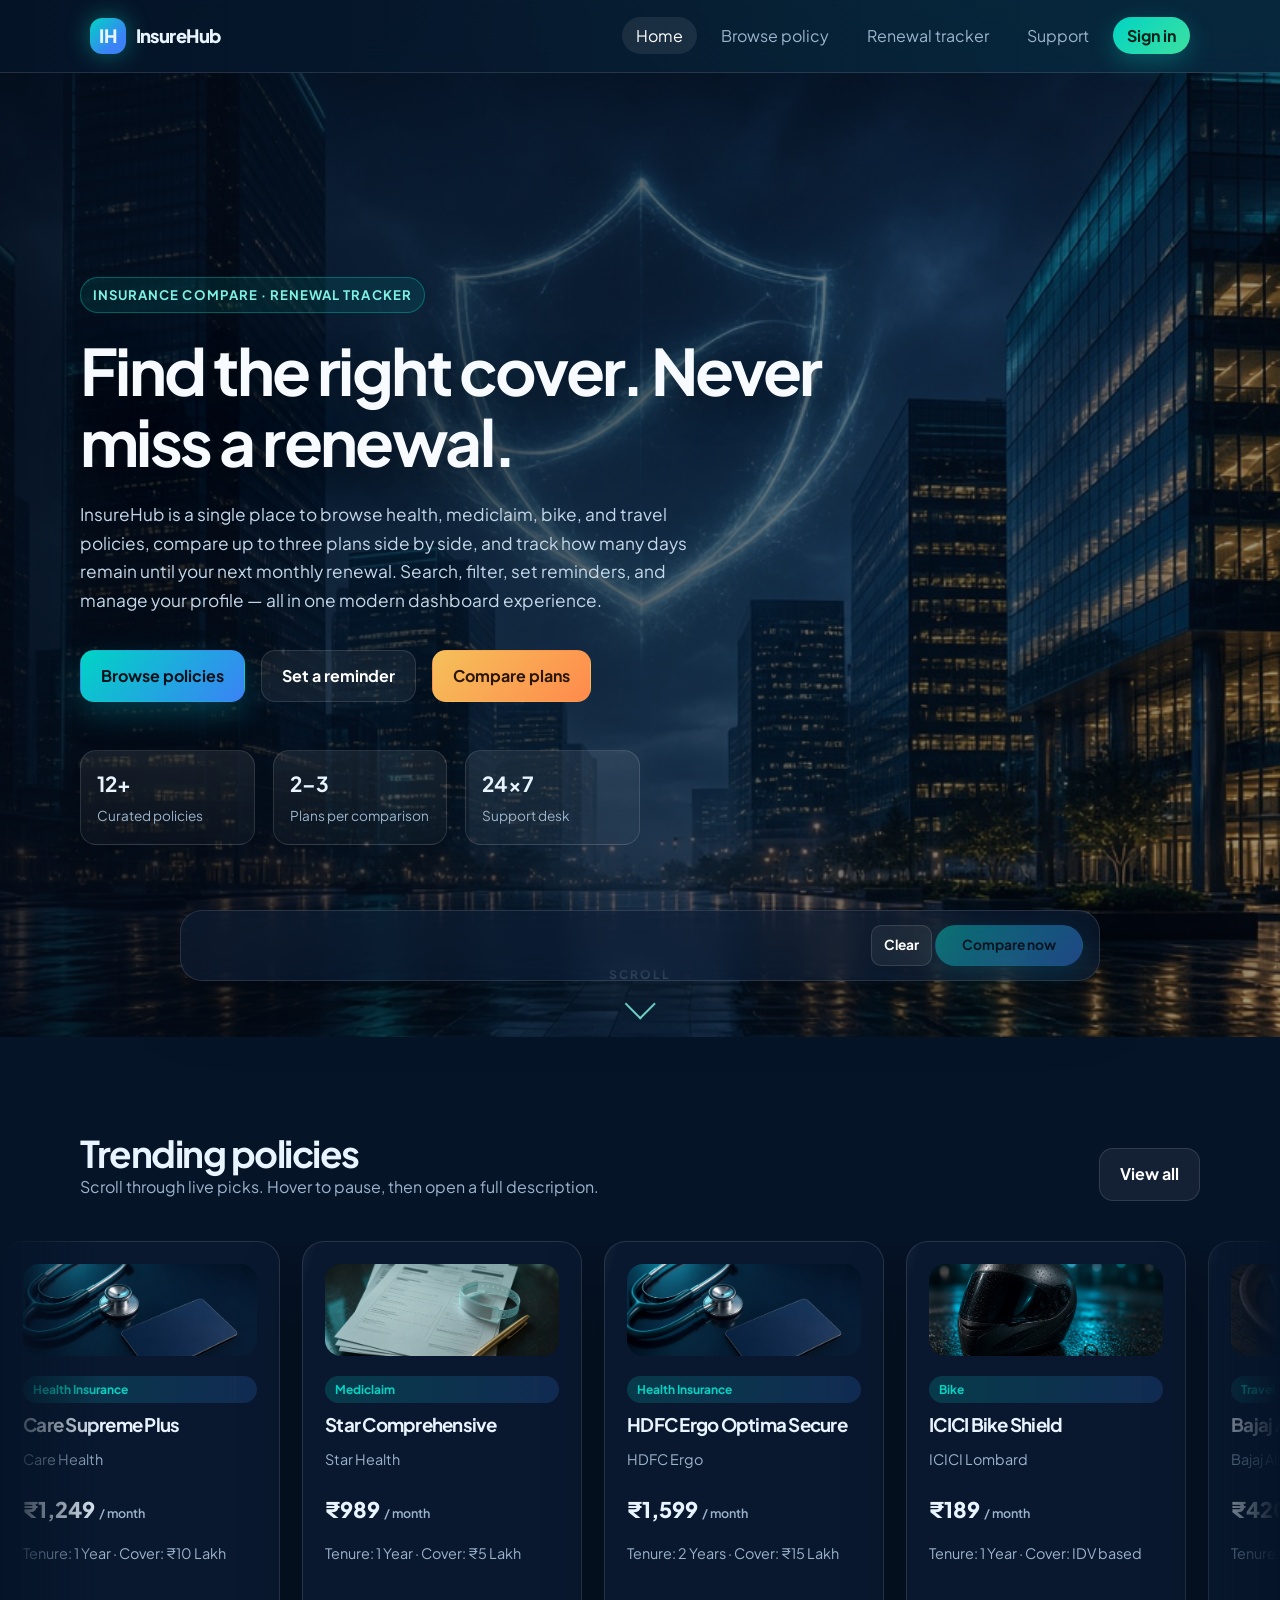
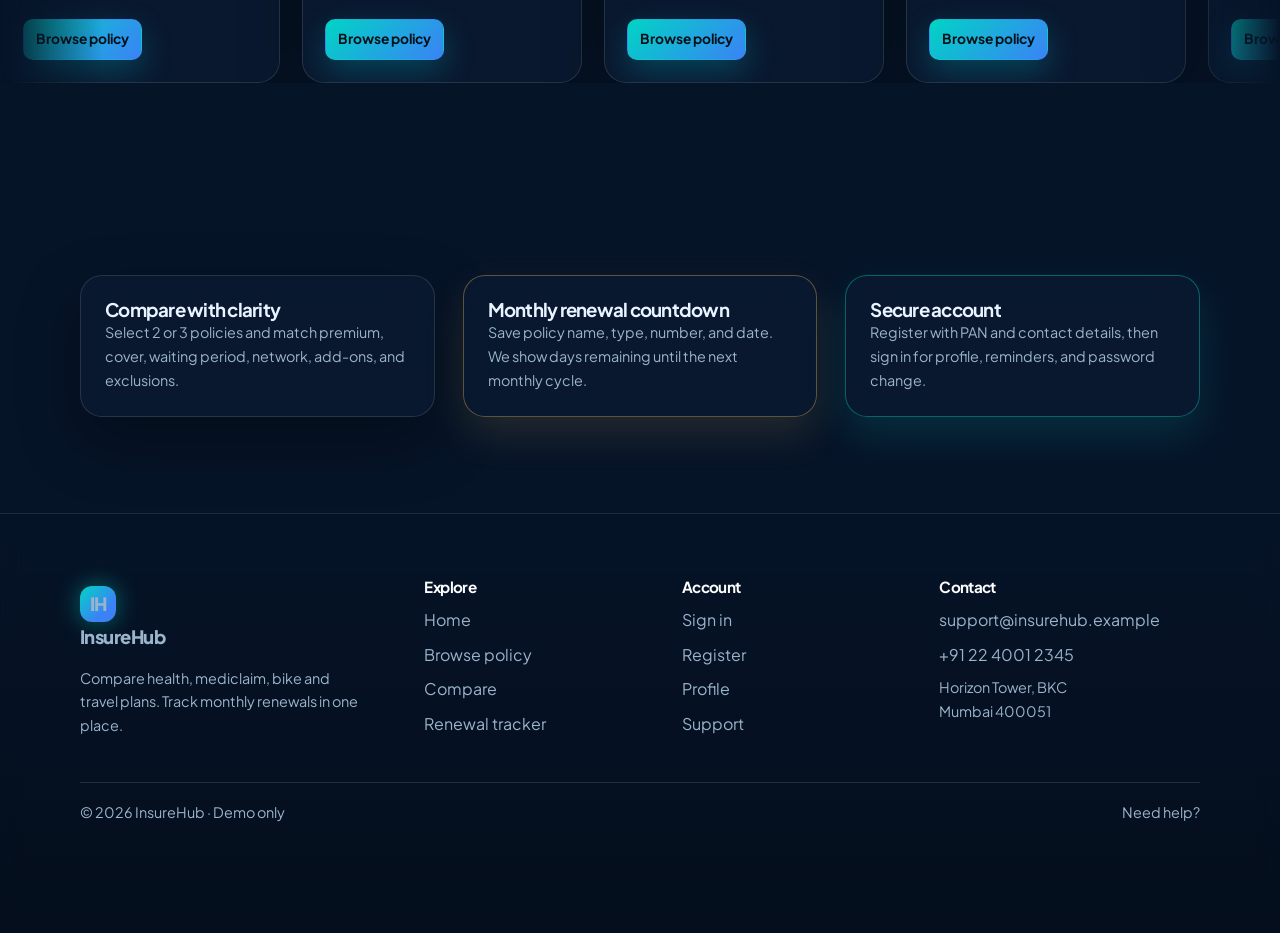
<file: insurehub/index.html>
<!DOCTYPE html>
<html lang="en">
  <head>
    <meta charset="UTF-8" />
    <meta name="viewport" content="width=device-width, initial-scale=1.0" />
    <title>InsureHub · Compare & Renewal Tracker</title>
    <link rel="preconnect" href="https://fonts.googleapis.com" />
    <link rel="preconnect" href="https://fonts.gstatic.com" crossorigin />
    <link href="https://fonts.googleapis.com/css2?family=Plus+Jakarta+Sans:wght@400;600;700;800&display=swap" rel="stylesheet" />
    <link rel="stylesheet" href="css/style.css" />
  </head>
  <body>
    <div class="page-bg"></div>
    <header class="nav">
      <a class="logo" href="index.html"><span class="logo-mark">IH</span> InsureHub</a>
      <button class="menu-btn" id="menuBtn" aria-label="Open menu">☰</button>
      <ul class="nav-links" id="navLinks">
        <li><a data-page href="index.html">Home</a></li>
        <li><a data-page href="browse.html">Browse policy</a></li>
        <li><a data-page href="renewal.html">Renewal tracker</a></li>
        <li><a data-page href="support.html">Support</a></li>
        <li data-auth-slot></li>
      </ul>
    </header>

    <section class="hero">
      <div class="hero-media" aria-hidden="true"></div>
      <div class="hero-inner">
        <span class="eyebrow">Insurance compare · Renewal tracker</span>
        <h1>Find the right cover. Never miss a renewal.</h1>
        <p class="lead">
          InsureHub is a single place to browse health, mediclaim, bike, and travel policies,
          compare up to three plans side by side, and track how many days remain until your next
          monthly renewal. Search, filter, set reminders, and manage your profile — all in one
          modern dashboard experience.
        </p>
        <div class="hero-actions">
          <a class="btn btn-primary" href="browse.html">Browse policies</a>
          <a class="btn btn-ghost" href="renewal.html">Set a reminder</a>
          <a class="btn btn-gold" href="compare.html">Compare plans</a>
        </div>
        <div class="stats">
          <div class="stat"><b>12+</b><span>Curated policies</span></div>
          <div class="stat"><b>2–3</b><span>Plans per comparison</span></div>
          <div class="stat"><b>24×7</b><span>Support desk</span></div>
        </div>
      </div>
      <a class="scroll-down" href="#trending" aria-label="Scroll down">
        <span>Scroll</span>
        <span class="scroll-chevron"></span>
      </a>
    </section>

    <section id="trending">
      <div class="wrap">
        <div class="section-head">
          <div>
            <h2>Trending policies</h2>
            <p>Scroll through live picks. Hover to pause, then open a full description.</p>
          </div>
          <a class="btn btn-ghost" href="browse.html">View all</a>
        </div>
      </div>
      <div class="marquee-wrap">
        <div class="marquee" id="marqueeTrack"></div>
      </div>
    </section>

    <section>
      <div class="wrap grid">
        <article class="glass glass-float glass-shine" style="padding: 24px">
          <h3>Compare with clarity</h3>
          <p class="meta">Select 2 or 3 policies and match premium, cover, waiting period, network, add-ons, and exclusions.</p>
        </article>
        <article class="glass glass-gold glass-float glass-shine" style="padding: 24px; animation-delay: .4s">
          <h3>Monthly renewal countdown</h3>
          <p class="meta">Save policy name, type, number, and date. We show days remaining until the next monthly cycle.</p>
        </article>
        <article class="glass glass-teal glass-float glass-shine" style="padding: 24px; animation-delay: .8s">
          <h3>Secure account</h3>
          <p class="meta">Register with PAN and contact details, then sign in for profile, reminders, and password change.</p>
        </article>
      </div>
    </section>

    <footer class="footer">
      <span>© 2026 InsureHub</span>
      <a href="support.html">Need help?</a>
    </footer>

    <aside class="compare-tray glass" id="compareTray">
      <p id="compareTrayText"></p>
      <div>
        <button class="btn btn-ghost btn-sm" id="clearCompare">Clear</button>
        <button class="btn btn-primary btn-sm" id="goCompare">Compare now</button>
      </div>
    </aside>

    <script src="js/data.js"></script>
    <script src="js/main.js"></script>
  </body>
</html>
</file>
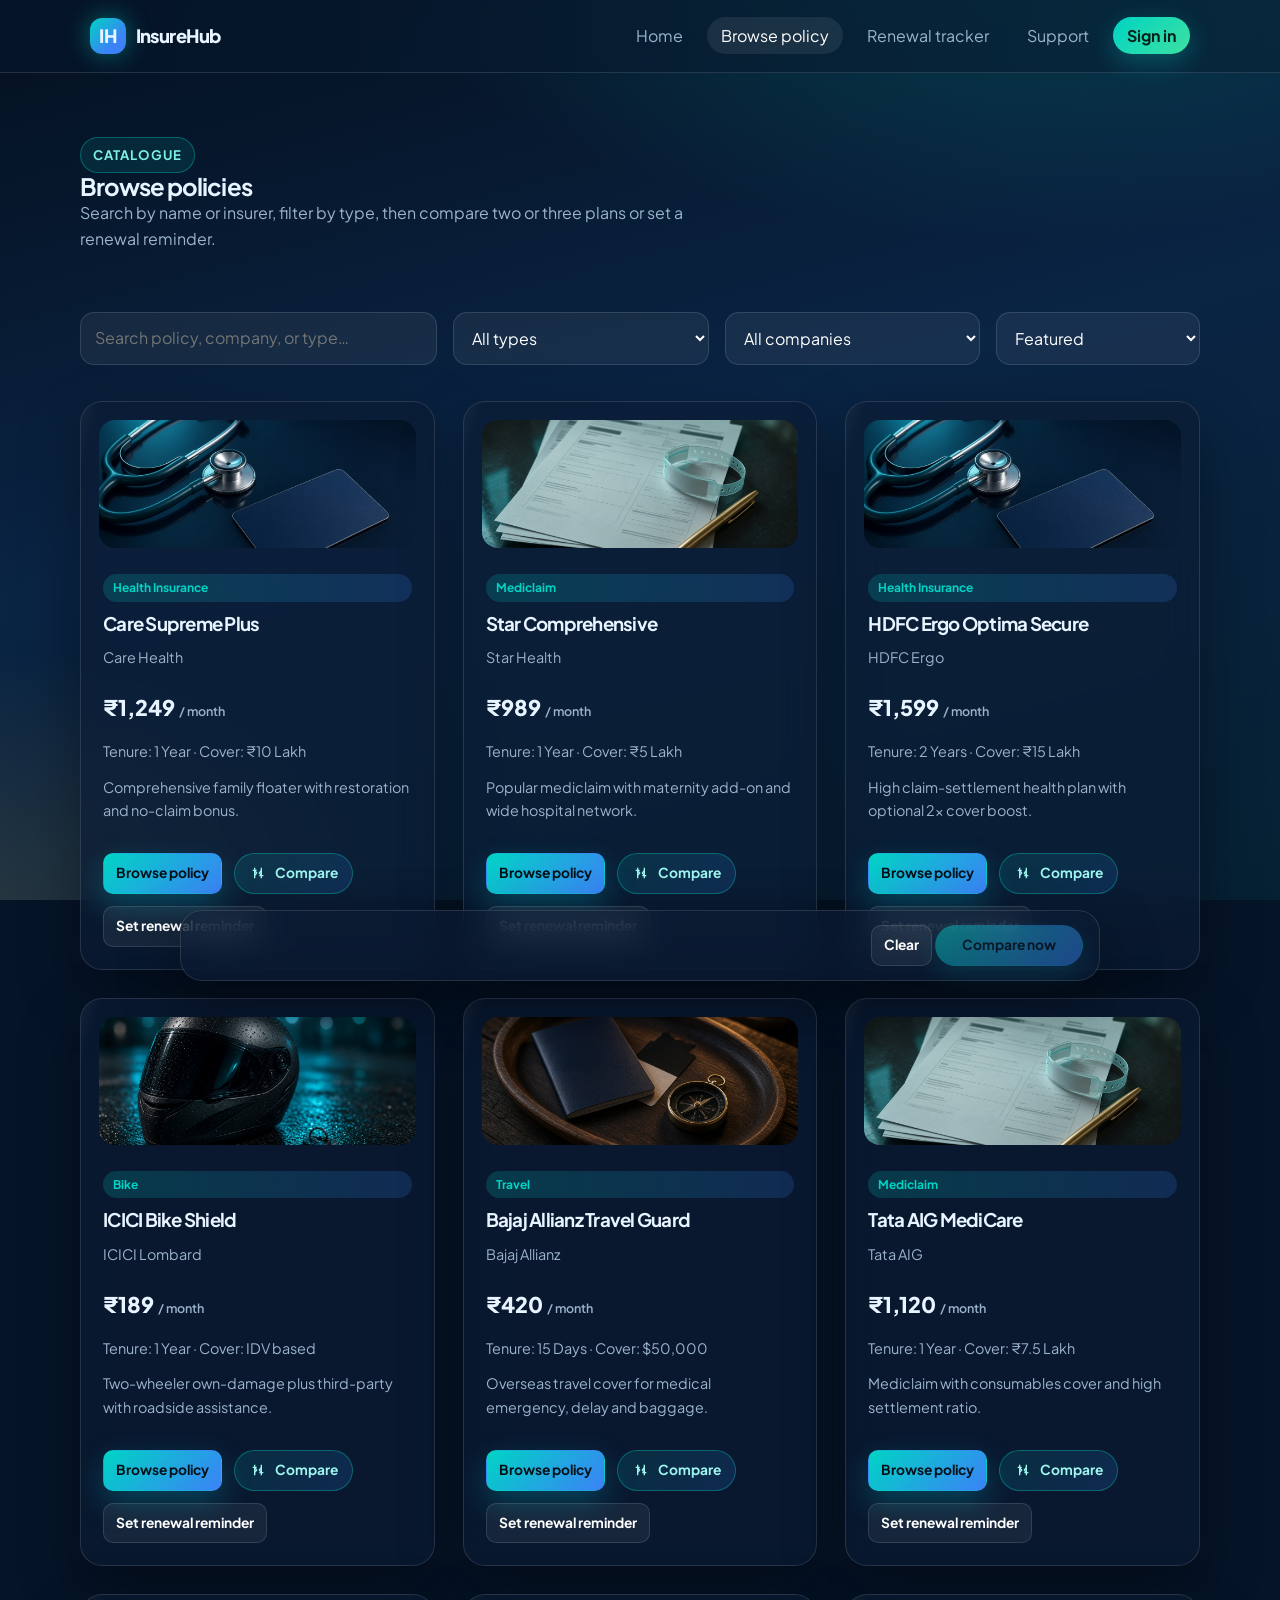
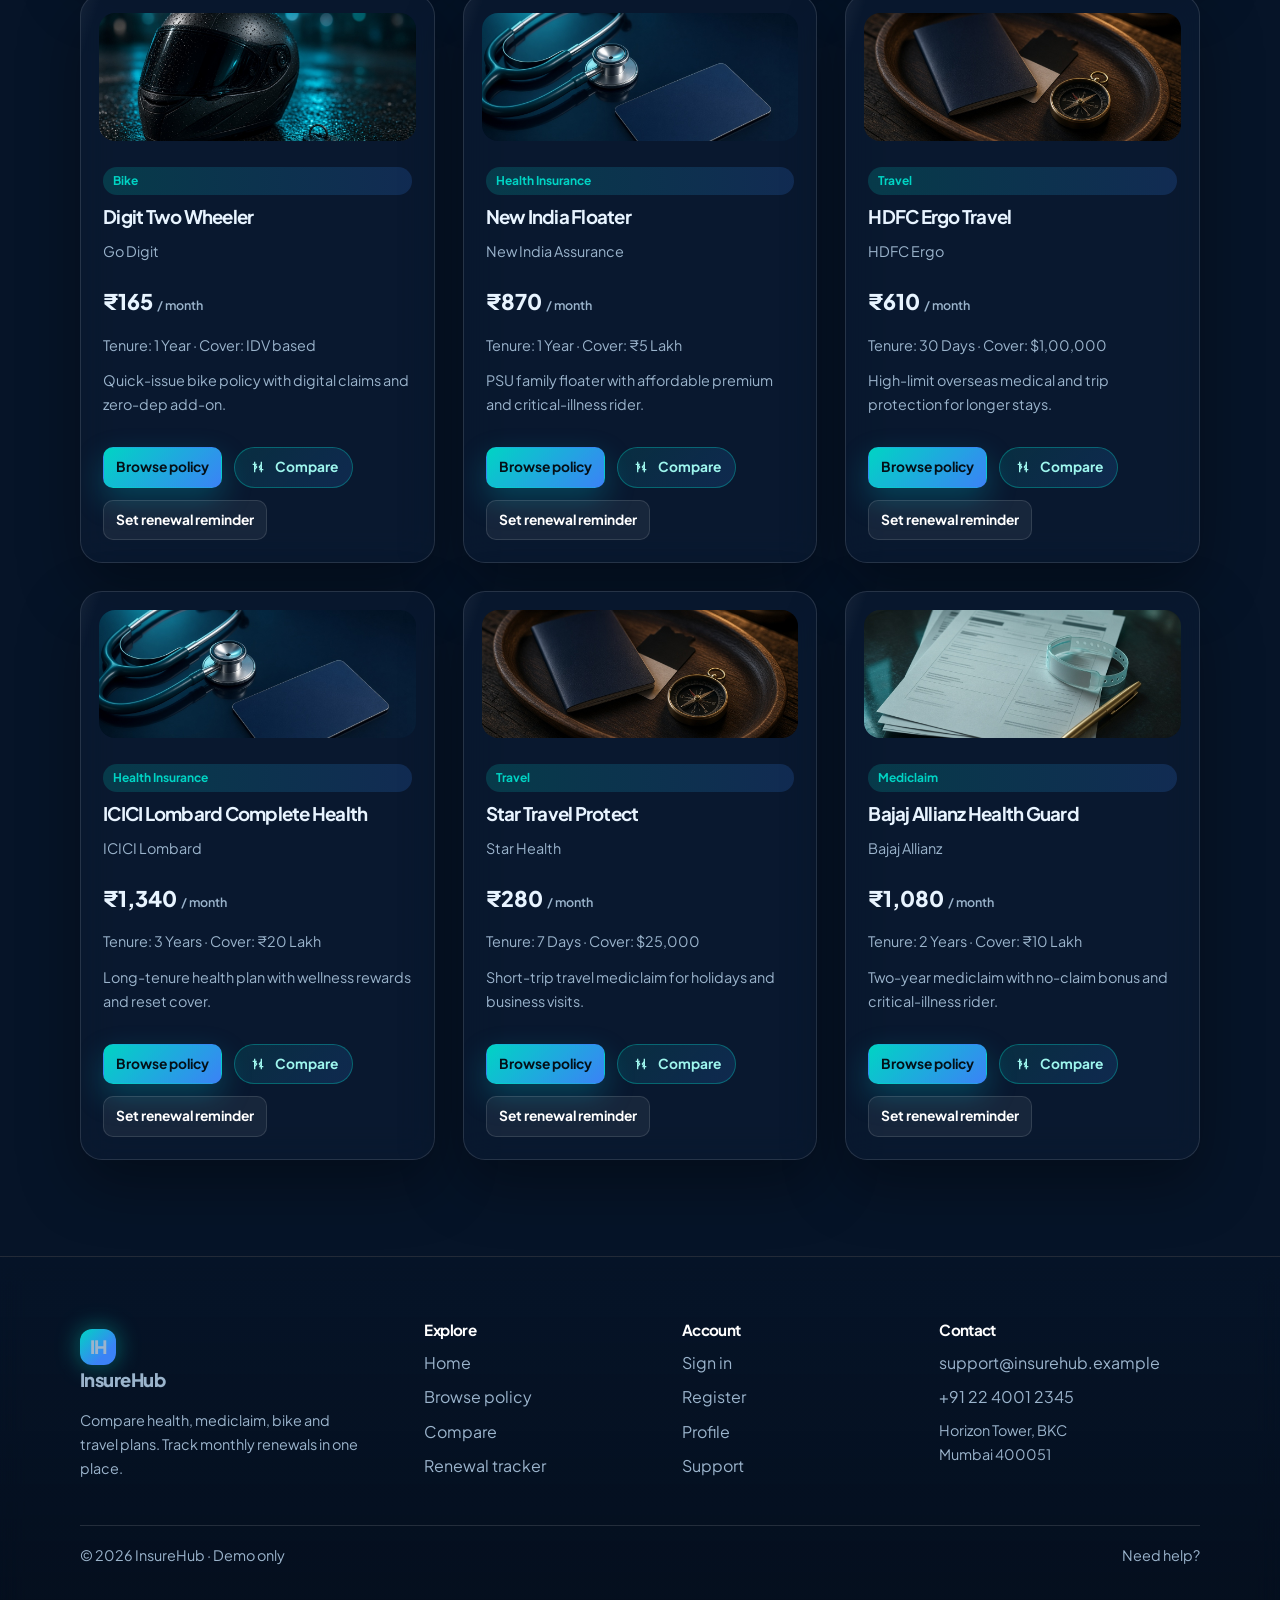
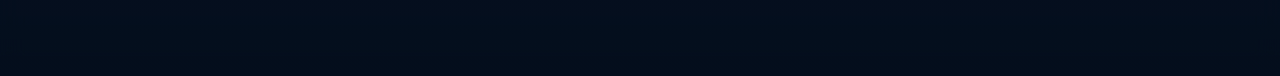
<file: insurehub/browse.html>
<!DOCTYPE html>
<html lang="en">
  <head>
    <meta charset="UTF-8" />
    <meta name="viewport" content="width=device-width, initial-scale=1.0" />
    <title>Browse policies · InsureHub</title>
    <link rel="preconnect" href="https://fonts.googleapis.com" />
    <link rel="preconnect" href="https://fonts.gstatic.com" crossorigin />
    <link href="https://fonts.googleapis.com/css2?family=Plus+Jakarta+Sans:wght@400;600;700;800&display=swap" rel="stylesheet" />
    <link rel="stylesheet" href="css/style.css" />
  </head>
  <body>
    <div class="page-bg"></div>
    <header class="nav">
      <a class="logo" href="index.html"><span class="logo-mark">IH</span> InsureHub</a>
      <button class="menu-btn" id="menuBtn" aria-label="Open menu">☰</button>
      <ul class="nav-links" id="navLinks">
        <li><a data-page href="index.html">Home</a></li>
        <li><a data-page href="browse.html">Browse policy</a></li>
        <li><a data-page href="renewal.html">Renewal tracker</a></li>
        <li><a data-page href="support.html">Support</a></li>
        <li data-auth-slot></li>
      </ul>
    </header>

    <section class="page-hero wrap">
      <span class="eyebrow">Catalogue</span>
      <h1>Browse policies</h1>
      <p class="lead" style="color: var(--muted); max-width: 640px">
        Search by name or insurer, filter by type, then compare two or three plans or set a renewal reminder.
      </p>
    </section>

    <section>
      <div class="wrap">
        <div class="toolbar">
          <input class="search" id="searchInput" type="search" placeholder="Search policy, company, or type…" />
          <select class="filter" id="typeFilter">
            <option value="all">All types</option>
          </select>
          <select class="filter" id="companyFilter">
            <option value="all">All companies</option>
          </select>
          <select class="filter" id="sortFilter">
            <option value="featured">Featured</option>
            <option value="premium-asc">Premium: low to high</option>
            <option value="premium-desc">Premium: high to low</option>
            <option value="rating">Top rated</option>
          </select>
        </div>
        <div class="grid" id="policyGrid"></div>
        <p class="notice err" id="emptyState">No policies match those filters.</p>
      </div>
    </section>

    <footer class="footer">
      <span>© 2026 InsureHub</span>
      <a href="compare.html">Open compare</a>
    </footer>

    <aside class="compare-tray glass" id="compareTray">
      <p id="compareTrayText"></p>
      <div>
        <button class="btn btn-ghost btn-sm" id="clearCompare">Clear</button>
        <button class="btn btn-primary btn-sm" id="goCompare">Compare now</button>
      </div>
    </aside>

    <script src="js/data.js"></script>
    <script src="js/main.js"></script>
    <script src="js/browse.js"></script>
  </body>
</html>
</file>
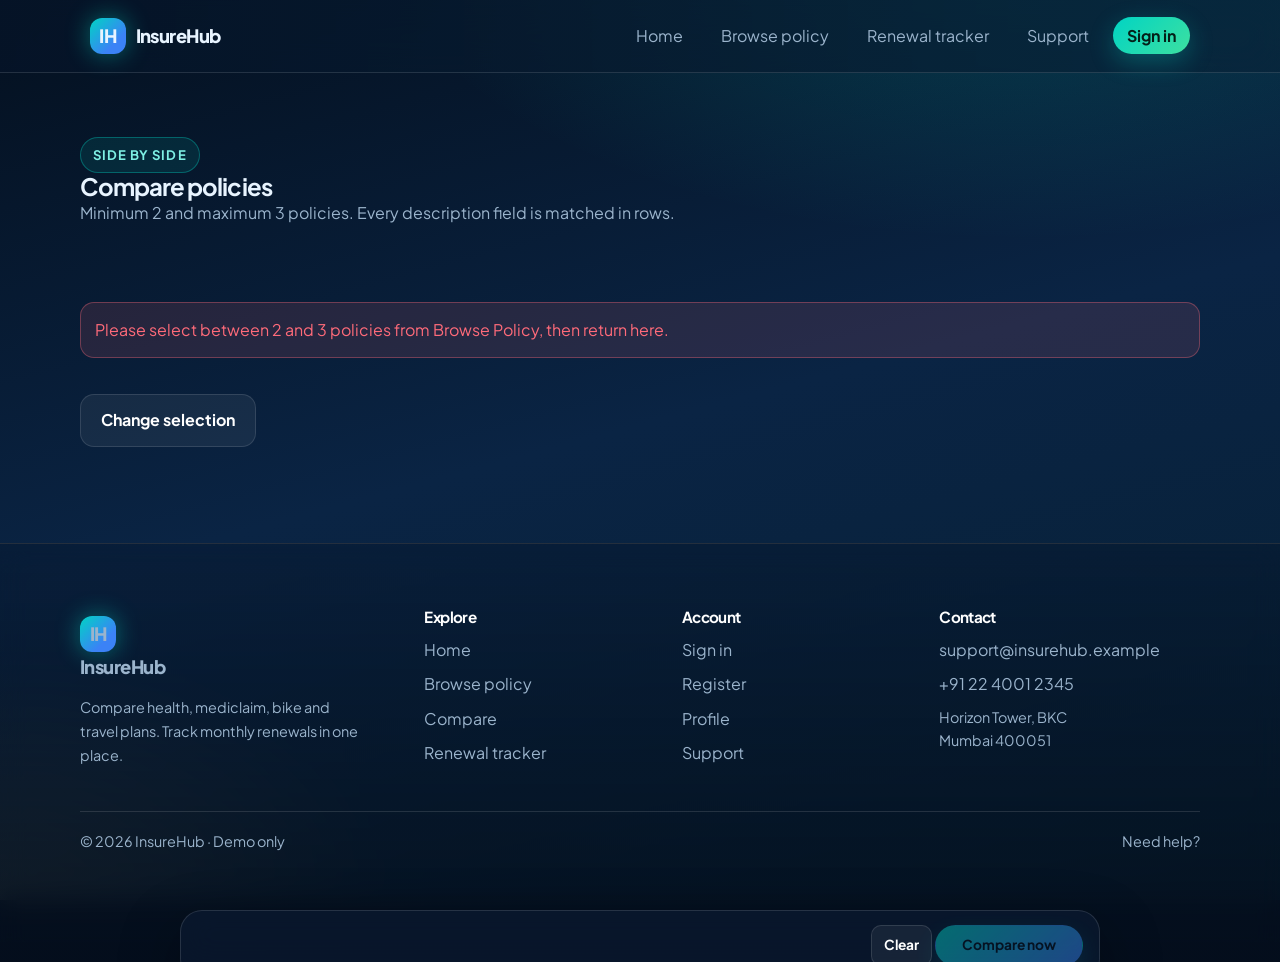
<file: insurehub/compare.html>
<!DOCTYPE html>
<html lang="en">
  <head>
    <meta charset="UTF-8" />
    <meta name="viewport" content="width=device-width, initial-scale=1.0" />
    <title>Compare policies · InsureHub</title>
    <link rel="preconnect" href="https://fonts.googleapis.com" />
    <link rel="preconnect" href="https://fonts.gstatic.com" crossorigin />
    <link href="https://fonts.googleapis.com/css2?family=Plus+Jakarta+Sans:wght@400;600;700;800&display=swap" rel="stylesheet" />
    <link rel="stylesheet" href="css/style.css" />
  </head>
  <body>
    <div class="page-bg"></div>
    <header class="nav">
      <a class="logo" href="index.html"><span class="logo-mark">IH</span> InsureHub</a>
      <button class="menu-btn" id="menuBtn" aria-label="Open menu">☰</button>
      <ul class="nav-links" id="navLinks">
        <li><a data-page href="index.html">Home</a></li>
        <li><a data-page href="browse.html">Browse policy</a></li>
        <li><a data-page href="renewal.html">Renewal tracker</a></li>
        <li><a data-page href="support.html">Support</a></li>
        <li data-auth-slot></li>
      </ul>
    </header>

    <section class="page-hero wrap">
      <span class="eyebrow">Side by side</span>
      <h1>Compare policies</h1>
      <p class="lead" style="color: var(--muted)">Minimum 2 and maximum 3 policies. Every description field is matched in rows.</p>
    </section>

    <section>
      <div class="wrap">
        <div id="compareNote" class="notice"></div>
        <div id="compareTableWrap" style="overflow-x: auto; margin-top: 16px"></div>
        <p style="margin-top: 20px">
          <a class="btn btn-ghost" href="browse.html">Change selection</a>
        </p>
      </div>
    </section>

    <footer class="footer"><span>© 2026 InsureHub</span></footer>
    <aside class="compare-tray glass" id="compareTray">
      <p id="compareTrayText"></p>
      <div>
        <button class="btn btn-ghost btn-sm" id="clearCompare">Clear</button>
        <button class="btn btn-primary btn-sm" id="goCompare">Compare now</button>
      </div>
    </aside>
    <script src="js/data.js"></script>
    <script src="js/main.js"></script>
    <script src="js/compare.js"></script>
  </body>
</html>
</file>
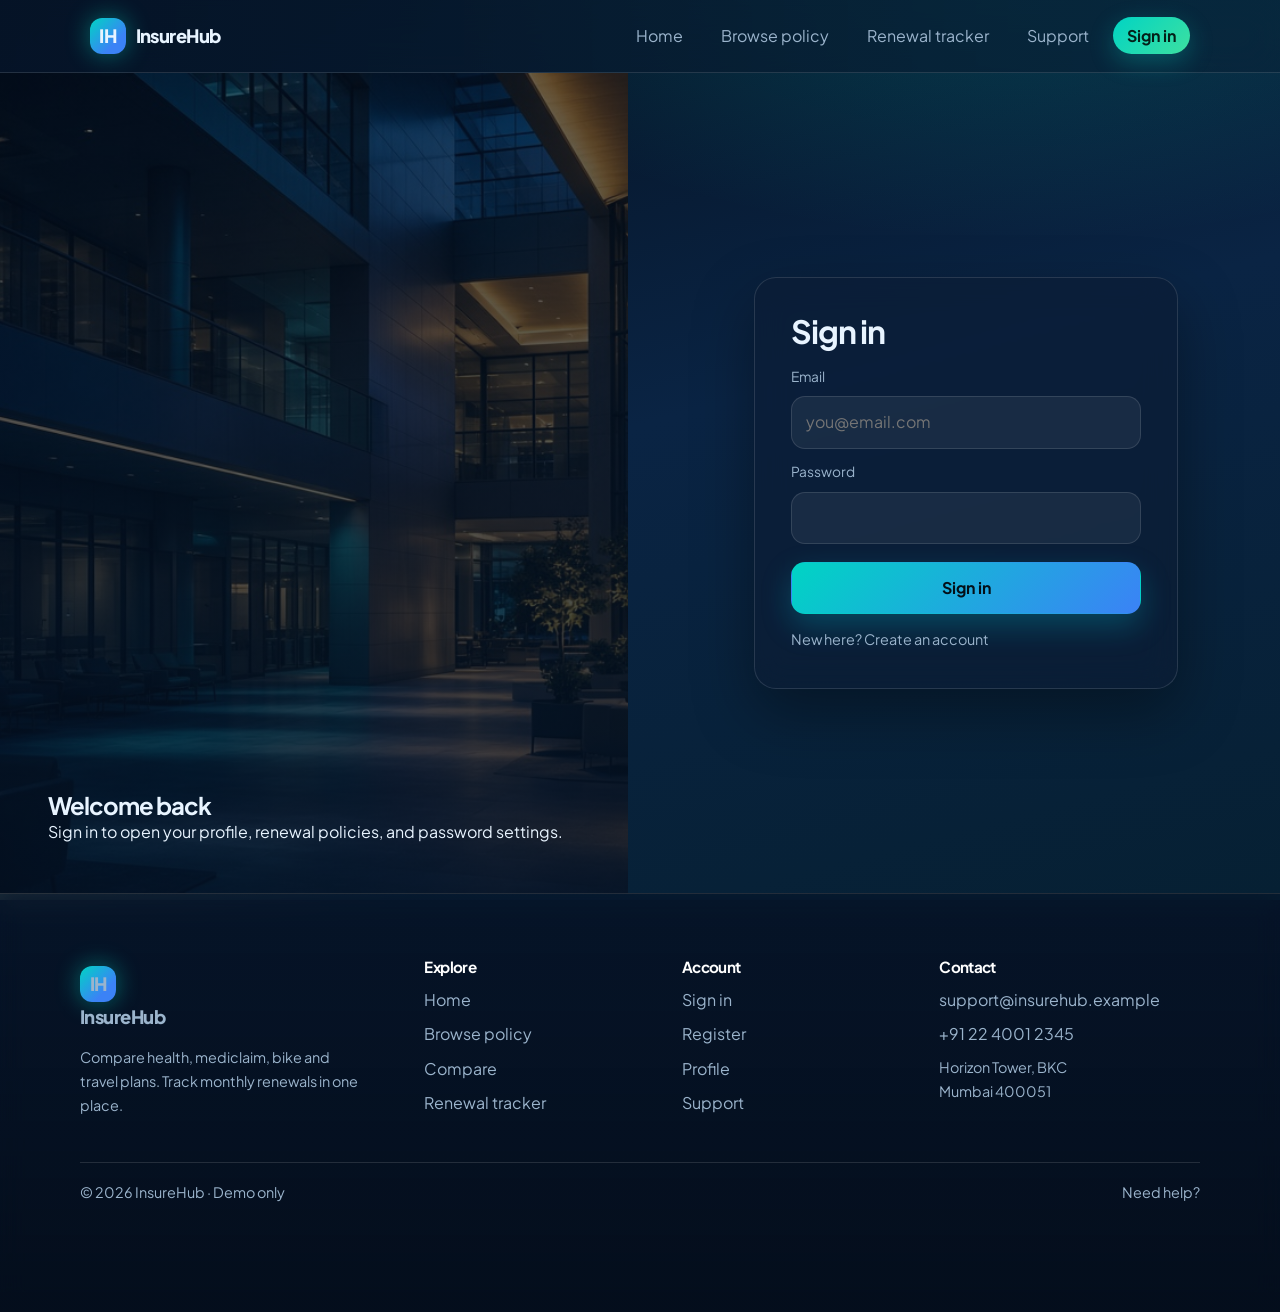
<file: insurehub/profile.html>
<!DOCTYPE html>
<html lang="en">
  <head>
    <meta charset="UTF-8" />
    <meta name="viewport" content="width=device-width, initial-scale=1.0" />
    <title>Profile · InsureHub</title>
    <link rel="preconnect" href="https://fonts.googleapis.com" />
    <link rel="preconnect" href="https://fonts.gstatic.com" crossorigin />
    <link href="https://fonts.googleapis.com/css2?family=Plus+Jakarta+Sans:wght@400;600;700;800&display=swap" rel="stylesheet" />
    <link rel="stylesheet" href="css/style.css" />
  </head>
  <body>
    <div class="page-bg"></div>
    <header class="nav">
      <a class="logo" href="index.html"><span class="logo-mark">IH</span> InsureHub</a>
      <button class="menu-btn" id="menuBtn" aria-label="Open menu">☰</button>
      <ul class="nav-links" id="navLinks">
        <li><a data-page href="index.html">Home</a></li>
        <li><a data-page href="browse.html">Browse policy</a></li>
        <li><a data-page href="renewal.html">Renewal tracker</a></li>
        <li><a data-page href="support.html">Support</a></li>
        <li data-auth-slot></li>
      </ul>
    </header>

    <section class="page-hero wrap">
      <span class="eyebrow">Account</span>
      <h1 id="welcome">Logged in</h1>
    </section>

    <section>
      <div class="wrap profile-grid">
        <nav class="side-nav glass">
          <button class="active" data-panel="panelProfile">Profile</button>
          <button data-panel="panelRenewals">Renewal policies</button>
          <button data-panel="panelPassword">Password change</button>
          <button id="signOut">Sign out</button>
        </nav>
        <div>
          <article class="panel glass active" id="panelProfile">
            <h2>Profile</h2>
            <div id="profileDetails" style="margin-top: 12px"></div>
          </article>
          <article class="panel glass" id="panelRenewals">
            <h2>Renewal policies</h2>
            <div class="renewal-list" id="renewalPolicies" style="margin-top: 12px"></div>
            <a class="btn btn-ghost" href="renewal.html" style="margin-top: 16px">Add reminder</a>
          </article>
          <article class="panel glass" id="panelPassword">
            <h2>Password change</h2>
            <form id="passwordForm" style="max-width: 420px; margin-top: 12px">
              <div class="field">
                <label for="newPassword">New password</label>
                <input id="newPassword" type="password" required minlength="6" />
              </div>
              <button class="btn btn-primary" type="submit" style="margin-top: 14px">Update password</button>
              <div id="passNote" class="notice"></div>
            </form>
          </article>
        </div>
      </div>
    </section>

    <footer class="footer"><span>© 2026 InsureHub</span></footer>
    <script src="js/data.js"></script>
    <script src="js/main.js"></script>
    <script src="js/auth.js"></script>
    <script src="js/renewal.js"></script>
    <script src="js/profile.js"></script>
  </body>
</html>
</file>
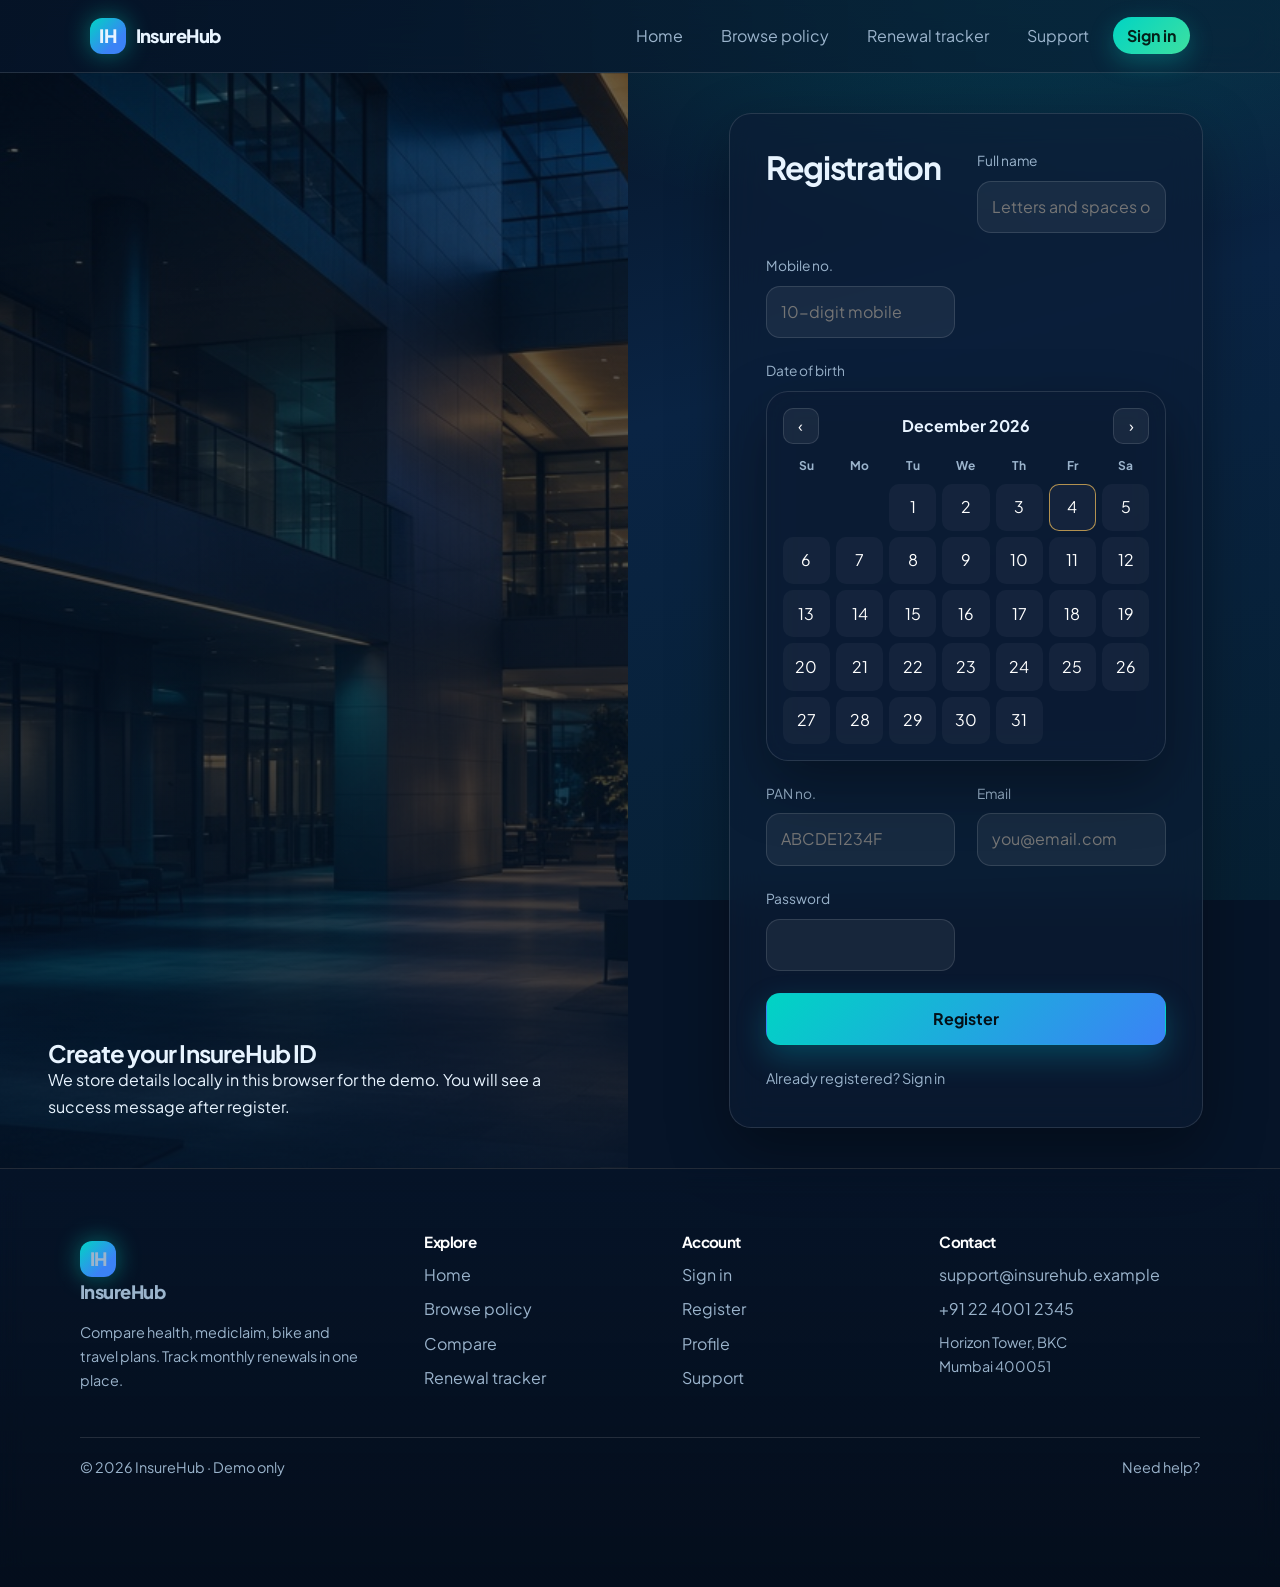
<file: insurehub/register.html>
<!DOCTYPE html>
<html lang="en">
  <head>
    <meta charset="UTF-8" />
    <meta name="viewport" content="width=device-width, initial-scale=1.0" />
    <title>Register · InsureHub</title>
    <link rel="preconnect" href="https://fonts.googleapis.com" />
    <link rel="preconnect" href="https://fonts.gstatic.com" crossorigin />
    <link href="https://fonts.googleapis.com/css2?family=Plus+Jakarta+Sans:wght@400;600;700;800&display=swap" rel="stylesheet" />
    <link rel="stylesheet" href="css/style.css" />
  </head>
  <body>
    <div class="page-bg"></div>
    <header class="nav">
      <a class="logo" href="index.html"><span class="logo-mark">IH</span> InsureHub</a>
      <button class="menu-btn" id="menuBtn" aria-label="Open menu">☰</button>
      <ul class="nav-links" id="navLinks">
        <li><a data-page href="index.html">Home</a></li>
        <li><a data-page href="browse.html">Browse policy</a></li>
        <li><a data-page href="renewal.html">Renewal tracker</a></li>
        <li><a data-page href="support.html">Support</a></li>
        <li data-auth-slot></li>
      </ul>
    </header>

    <div class="auth-split">
      <div class="auth-art">
        <h2>Create your InsureHub ID</h2>
        <p class="lead">We store details locally in this browser for the demo. You will see a success message after register.</p>
      </div>
      <div style="padding: 40px 6vw">
        <form class="form-card form-grid" id="registerForm" novalidate>
          <h1 class="full">Registration</h1>
          <div class="field">
            <label for="name">Full name</label>
            <input id="name" name="name" required minlength="2" maxlength="60" pattern="[A-Za-z]+([ ][A-Za-z]+)*" placeholder="Letters and spaces only" autocomplete="name" />
            <span class="field-error">Invalid data</span>
          </div>
          <div class="field">
            <label for="phone">Mobile no.</label>
            <input id="phone" name="phone" required inputmode="numeric" minlength="10" maxlength="10" pattern="[6-9][0-9]{9}" placeholder="10-digit mobile" autocomplete="tel" />
            <span class="field-error">Invalid data</span>
          </div>
          <div class="field full">
            <label for="dob">Date of birth</label>
            <input id="dob" name="dob" type="hidden" required />
            <div class="calendar glass glass-shine" id="dobCalendar"></div>
            <span class="field-error">Invalid data</span>
          </div>
          <div class="field">
            <label for="pan">PAN no.</label>
            <input id="pan" name="pan" required minlength="10" maxlength="10" pattern="[A-Za-z]{5}[0-9]{4}[A-Za-z]" placeholder="ABCDE1234F" style="text-transform: uppercase" />
            <span class="field-error">Invalid data</span>
          </div>
          <div class="field">
            <label for="email">Email</label>
            <input id="email" name="email" type="email" required maxlength="80" pattern="[^\s@]+@[^\s@]+\.[^\s@]+" placeholder="you@email.com" autocomplete="email" />
            <span class="field-error">Invalid data</span>
          </div>
          <div class="field">
            <label for="password">Password</label>
            <input id="password" name="password" type="password" required minlength="6" autocomplete="new-password" />
            <span class="field-error">Invalid data</span>
          </div>
          <div class="field full">
            <button class="btn btn-primary" type="submit">Register</button>
          </div>
          <p class="meta full">Already registered? <a href="signin.html">Sign in</a></p>
          <div id="authNote" class="notice full"></div>
        </form>
      </div>
    </div>

    <script src="js/data.js"></script>
    <script src="js/main.js"></script>
    <script src="js/calendar.js"></script>
    <script src="js/auth.js"></script>
  </body>
</html>
</file>
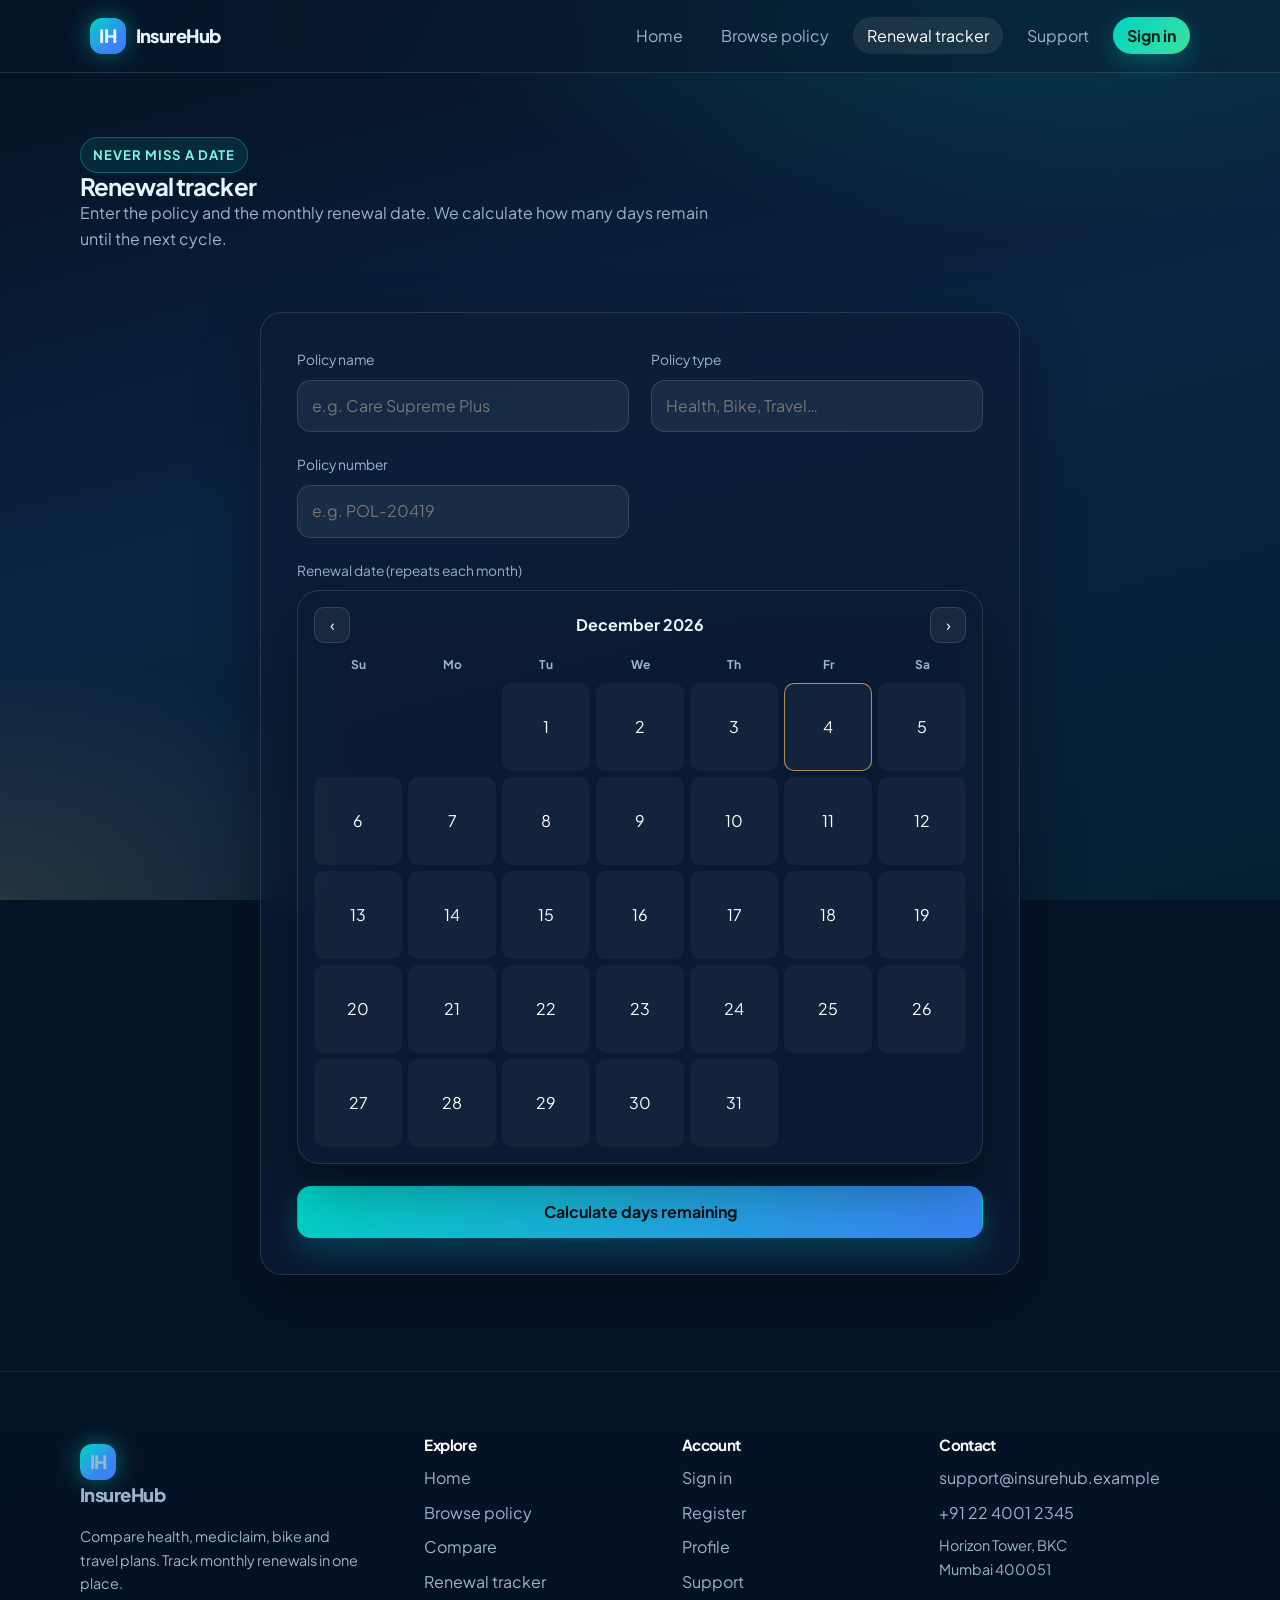
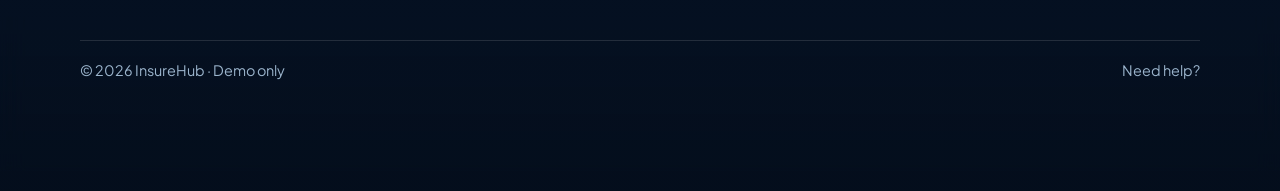
<file: insurehub/renewal.html>
<!DOCTYPE html>
<html lang="en">
  <head>
    <meta charset="UTF-8" />
    <meta name="viewport" content="width=device-width, initial-scale=1.0" />
    <title>Renewal tracker · InsureHub</title>
    <link rel="preconnect" href="https://fonts.googleapis.com" />
    <link rel="preconnect" href="https://fonts.gstatic.com" crossorigin />
    <link href="https://fonts.googleapis.com/css2?family=Plus+Jakarta+Sans:wght@400;600;700;800&display=swap" rel="stylesheet" />
    <link rel="stylesheet" href="css/style.css" />
  </head>
  <body>
    <div class="page-bg"></div>
    <header class="nav">
      <a class="logo" href="index.html"><span class="logo-mark">IH</span> InsureHub</a>
      <button class="menu-btn" id="menuBtn" aria-label="Open menu">☰</button>
      <ul class="nav-links" id="navLinks">
        <li><a data-page href="index.html">Home</a></li>
        <li><a data-page href="browse.html">Browse policy</a></li>
        <li><a data-page href="renewal.html">Renewal tracker</a></li>
        <li><a data-page href="support.html">Support</a></li>
        <li data-auth-slot></li>
      </ul>
    </header>

    <section class="page-hero wrap">
      <span class="eyebrow">Never miss a date</span>
      <h1>Renewal tracker</h1>
      <p class="lead" style="color: var(--muted); max-width: 640px">
        Enter the policy and the monthly renewal date. We calculate how many days remain until the next cycle.
      </p>
    </section>

    <section>
      <div class="wrap" style="max-width: 760px">
        <form class="form-card form-grid glass-shine" id="renewalForm" novalidate>
          <div class="field">
            <label for="policyName">Policy name</label>
            <input id="policyName" required placeholder="e.g. Care Supreme Plus" />
          </div>
          <div class="field">
            <label for="policyType">Policy type</label>
            <input id="policyType" required placeholder="Health, Bike, Travel…" />
          </div>
          <div class="field">
            <label for="policyNumber">Policy number</label>
            <input id="policyNumber" required placeholder="e.g. POL-20419" />
          </div>
          <div class="field full">
            <label for="renewalDate">Renewal date (repeats each month)</label>
            <input id="renewalDate" type="hidden" required />
            <div class="calendar glass glass-shine" id="renewalCalendar"></div>
          </div>
          <div class="field full">
            <button class="btn btn-primary" type="submit">Calculate days remaining</button>
          </div>
        </form>
        <div id="renewalNote" class="notice"></div>
        <div id="daysResult" class="days-card"></div>
      </div>
    </section>

    <footer class="footer"><span>© 2026 InsureHub</span></footer>
    <script src="js/data.js"></script>
    <script src="js/main.js"></script>
    <script src="js/calendar.js"></script>
    <script src="js/renewal.js"></script>
  </body>
</html>
</file>
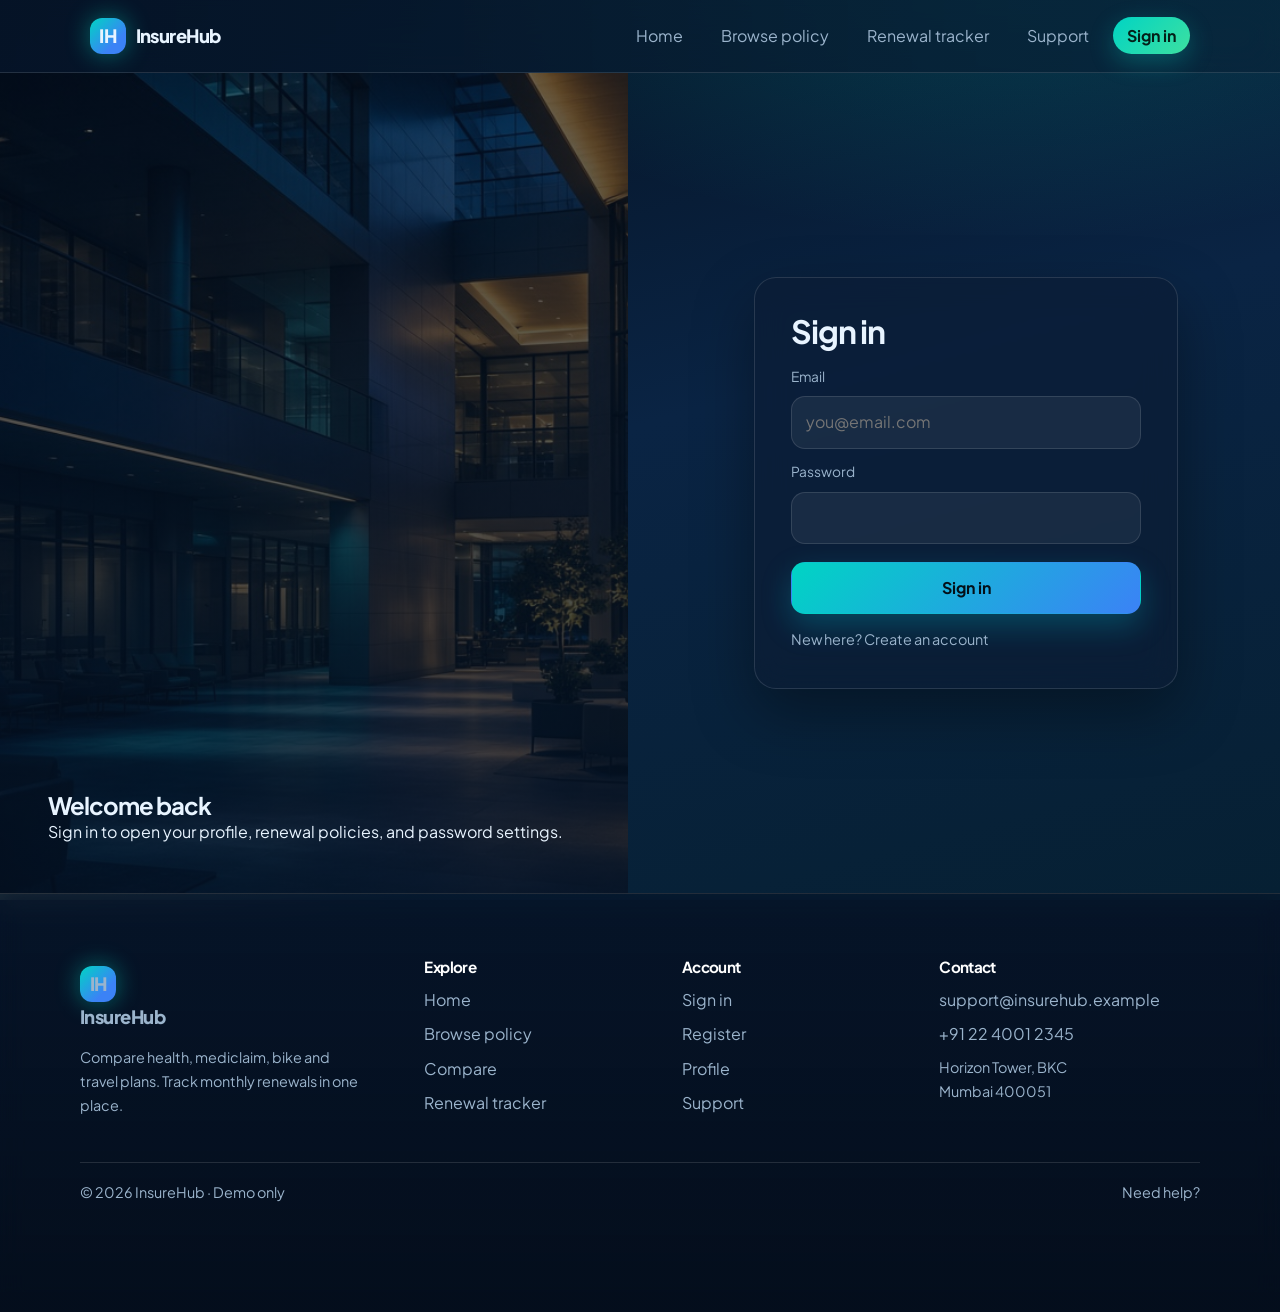
<file: insurehub/signin.html>
<!DOCTYPE html>
<html lang="en">
  <head>
    <meta charset="UTF-8" />
    <meta name="viewport" content="width=device-width, initial-scale=1.0" />
    <title>Sign in · InsureHub</title>
    <link rel="preconnect" href="https://fonts.googleapis.com" />
    <link rel="preconnect" href="https://fonts.gstatic.com" crossorigin />
    <link href="https://fonts.googleapis.com/css2?family=Plus+Jakarta+Sans:wght@400;600;700;800&display=swap" rel="stylesheet" />
    <link rel="stylesheet" href="css/style.css" />
  </head>
  <body>
    <div class="page-bg"></div>
    <header class="nav">
      <a class="logo" href="index.html"><span class="logo-mark">IH</span> InsureHub</a>
      <button class="menu-btn" id="menuBtn" aria-label="Open menu">☰</button>
      <ul class="nav-links" id="navLinks">
        <li><a data-page href="index.html">Home</a></li>
        <li><a data-page href="browse.html">Browse policy</a></li>
        <li><a data-page href="renewal.html">Renewal tracker</a></li>
        <li><a data-page href="support.html">Support</a></li>
        <li data-auth-slot></li>
      </ul>
    </header>

    <div class="auth-split">
      <div class="auth-art">
        <h2>Welcome back</h2>
        <p class="lead">Sign in to open your profile, renewal policies, and password settings.</p>
      </div>
      <div style="padding: 40px 8vw; display: grid; place-items: center">
        <form class="form-card" id="signinForm" style="width: min(440px, 100%)" novalidate>
          <h1>Sign in</h1>
          <div class="field" style="margin-top: 16px">
            <label for="email">Email</label>
            <input id="email" name="email" type="email" required maxlength="80" pattern="[^\s@]+@[^\s@]+\.[^\s@]+" placeholder="you@email.com" autocomplete="email" />
            <span class="field-error">Invalid data</span>
          </div>
          <div class="field" style="margin-top: 12px">
            <label for="password">Password</label>
            <input id="password" name="password" type="password" required minlength="6" autocomplete="current-password" />
            <span class="field-error">Invalid data</span>
          </div>
          <button class="btn btn-primary" type="submit" style="margin-top: 18px; width: 100%">Sign in</button>
          <p class="meta" style="margin-top: 14px">New here? <a href="register.html">Create an account</a></p>
          <div id="authNote" class="notice"></div>
        </form>
      </div>
    </div>

    <script src="js/data.js"></script>
    <script src="js/main.js"></script>
    <script src="js/auth.js"></script>
  </body>
</html>
</file>
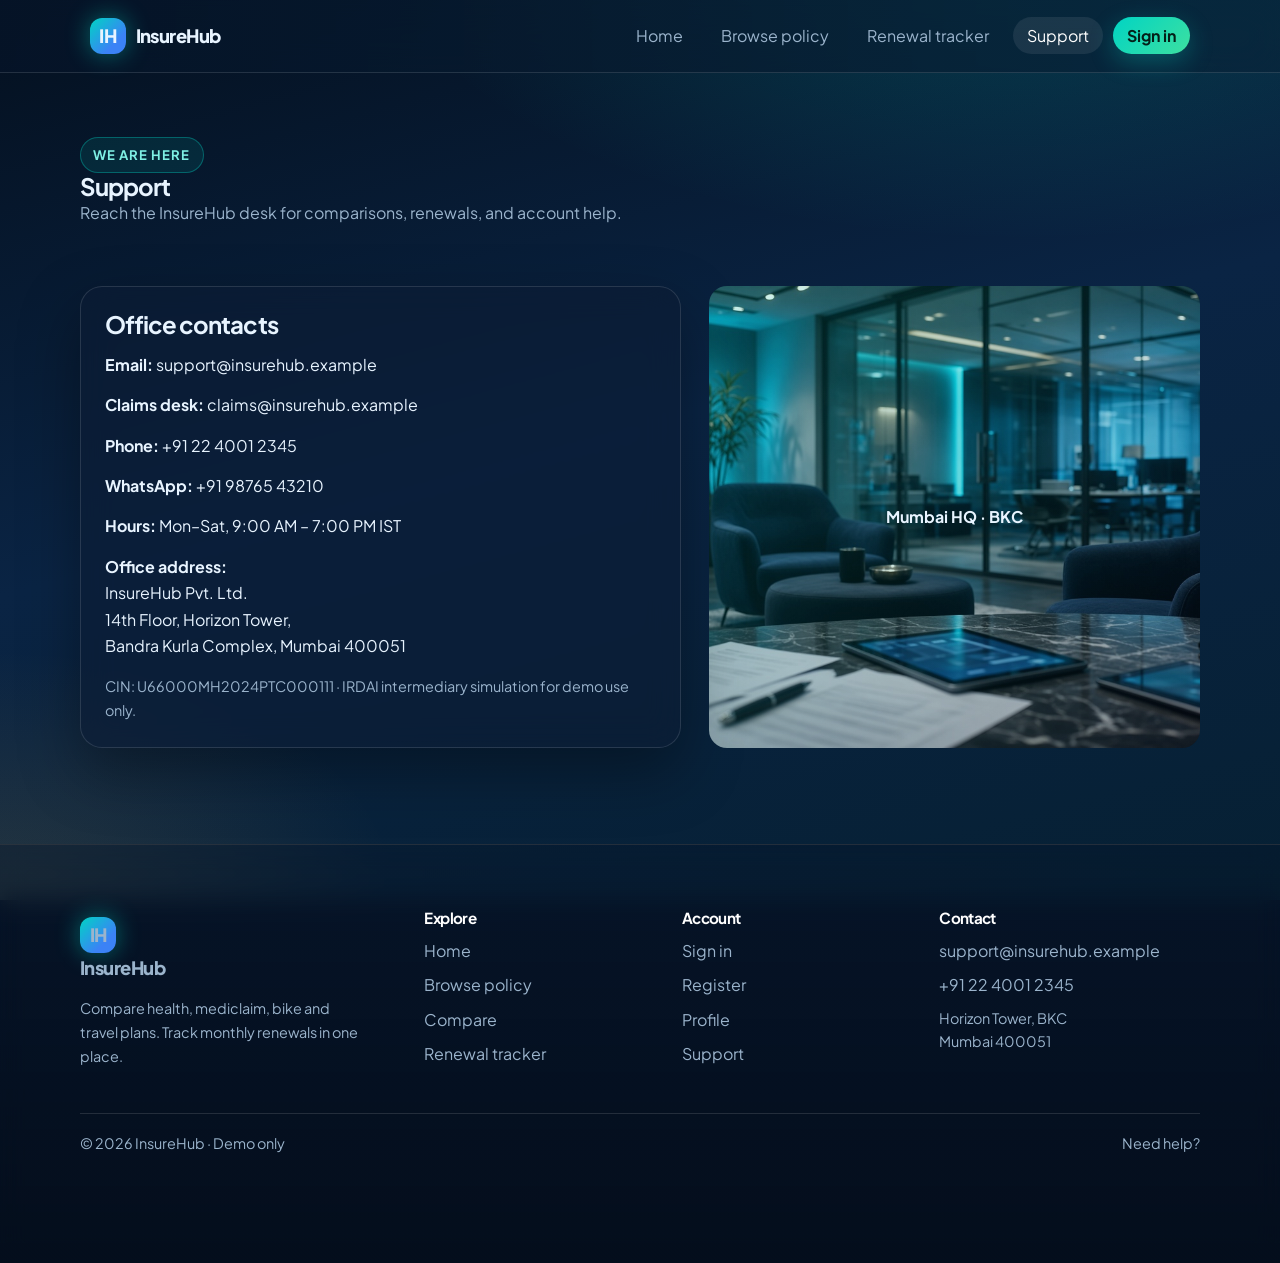
<file: insurehub/support.html>
<!DOCTYPE html>
<html lang="en">
  <head>
    <meta charset="UTF-8" />
    <meta name="viewport" content="width=device-width, initial-scale=1.0" />
    <title>Support · InsureHub</title>
    <link rel="preconnect" href="https://fonts.googleapis.com" />
    <link rel="preconnect" href="https://fonts.gstatic.com" crossorigin />
    <link href="https://fonts.googleapis.com/css2?family=Plus+Jakarta+Sans:wght@400;600;700;800&display=swap" rel="stylesheet" />
    <link rel="stylesheet" href="css/style.css" />
  </head>
  <body>
    <div class="page-bg"></div>
    <header class="nav">
      <a class="logo" href="index.html"><span class="logo-mark">IH</span> InsureHub</a>
      <button class="menu-btn" id="menuBtn" aria-label="Open menu">☰</button>
      <ul class="nav-links" id="navLinks">
        <li><a data-page href="index.html">Home</a></li>
        <li><a data-page href="browse.html">Browse policy</a></li>
        <li><a data-page href="renewal.html">Renewal tracker</a></li>
        <li><a data-page href="support.html">Support</a></li>
        <li data-auth-slot></li>
      </ul>
    </header>

    <section class="page-hero wrap">
      <span class="eyebrow">We are here</span>
      <h1>Support</h1>
      <p class="lead" style="color: var(--muted)">Reach the InsureHub desk for comparisons, renewals, and account help.</p>
    </section>

    <section>
      <div class="wrap support-grid">
        <article class="support-card">
          <h2>Office contacts</h2>
          <p style="margin: 14px 0"><strong>Email:</strong> <a href="mailto:support@insurehub.example">support@insurehub.example</a></p>
          <p><strong>Claims desk:</strong> <a href="mailto:claims@insurehub.example">claims@insurehub.example</a></p>
          <p style="margin: 14px 0"><strong>Phone:</strong> <a href="tel:+912240012345">+91 22 4001 2345</a></p>
          <p><strong>WhatsApp:</strong> +91 98765 43210</p>
          <p style="margin: 14px 0"><strong>Hours:</strong> Mon–Sat, 9:00 AM – 7:00 PM IST</p>
          <p>
            <strong>Office address:</strong><br />
            InsureHub Pvt. Ltd.<br />
            14th Floor, Horizon Tower,<br />
            Bandra Kurla Complex, Mumbai 400051
          </p>
          <p class="meta" style="margin-top: 16px">CIN: U66000MH2024PTC000111 · IRDAI intermediary simulation for demo use only.</p>
        </article>
        <div class="map-fake">Mumbai HQ · BKC</div>
      </div>
    </section>

    <footer class="footer"><span>© 2026 InsureHub</span></footer>
    <script src="js/data.js"></script>
    <script src="js/main.js"></script>
  </body>
</html>
</file>
<file: insurehub/css/style.css>
:root {
  --navy: #061428;
  --navy-2: #0b1f3a;
  --ink: #e8f4ff;
  --muted: #9bb4cc;
  --teal: #00d4c4;
  --teal-2: #2ee6a6;
  --gold: #f5c15a;
  --danger: #ff6b7a;
  --ok: #3ee0a0;
  --glass: rgba(12, 28, 52, 0.62);
  --stroke: rgba(255, 255, 255, 0.12);
  --shadow: 0 24px 60px rgba(0, 0, 0, 0.35);
  --radius: 22px;
  --max: 1120px;
}

*,
*::before,
*::after {
  box-sizing: border-box;
  margin: 0;
  padding: 0;
}

html {
  scroll-behavior: smooth;
}

body {
  font-family: "Plus Jakarta Sans", system-ui, sans-serif;
  color: var(--ink);
  background: var(--navy);
  min-height: 100vh;
  line-height: 1.65;
}

img {
  max-width: 100%;
  display: block;
}

a {
  color: inherit;
  text-decoration: none;
}

button,
input,
select,
textarea {
  font: inherit;
}

.page-bg {
  position: fixed;
  inset: 0;
  z-index: -2;
  background:
    radial-gradient(1200px 600px at 80% -10%, rgba(0, 212, 196, 0.22), transparent 55%),
    radial-gradient(800px 500px at 0% 100%, rgba(245, 193, 90, 0.12), transparent 50%),
    linear-gradient(165deg, #04101f 0%, #0a2444 48%, #062033 100%);
}

.bg-layer {
  position: absolute;
  inset: 0;
  background-size: cover;
  background-position: center;
  opacity: 0;
  mix-blend-mode: luminosity;
  animation: bgFade 24s ease-in-out infinite;
}

@keyframes bgFade {
  0%,
  18%,
  100% {
    opacity: 0;
  }
  6%,
  14% {
    opacity: 0.32;
  }
}

.nav {
  position: sticky;
  top: 0;
  z-index: 50;
  display: flex;
  align-items: center;
  justify-content: space-between;
  gap: 22px;
  padding: 18px 7vw;
  backdrop-filter: blur(18px);
  background: linear-gradient(90deg, rgba(6, 20, 40, 0.86), rgba(8, 36, 58, 0.7));
  border-bottom: 1px solid var(--stroke);
}

.logo {
  display: flex;
  align-items: center;
  gap: 10px;
  font-weight: 800;
  letter-spacing: -0.03em;
  font-size: 1.15rem;
}

.logo-mark {
  text-align: center;
  width: 36px;
  height: 36px;
  border-radius: 12px;
  display: grid;
  place-items: center;
  background: linear-gradient(135deg, var(--teal), #3b82f6 70%);
  box-shadow: 0 0 24px rgba(0, 212, 196, 0.45);
}

.nav-links {
  display: flex;
  align-items: center;
  gap: 10px;
  list-style: none;
}

.nav-links a,
.nav-cta {
  padding: 8px 14px;
  border-radius: 999px;
  color: var(--muted);
  transition: 0.25s ease;
}

.nav-links a:hover,
.nav-links a.active {
  color: #fff;
  background: rgba(255, 255, 255, 0.08);
}

.nav-cta {
  background: linear-gradient(135deg, var(--teal), #3ee0a0);
  color: #042018 !important;
  font-weight: 700;
  box-shadow: 0 8px 24px rgba(0, 212, 196, 0.28);
}

.nav-cta:hover {
  transform: translateY(-1px);
  filter: brightness(1.05);
}

.menu-btn {
  display: none;
  width: 42px;
  height: 42px;
  border: 1px solid var(--stroke);
  background: rgba(255, 255, 255, 0.04);
  color: #fff;
  border-radius: 12px;
  cursor: pointer;
}

.wrap {
  width: min(var(--max), 88vw);
  margin: 0 auto;
}

.hero {
  position: relative;
  min-height: 86vh;
  display: grid;
  place-items: center;
  overflow: hidden;
  isolation: isolate;
}

.hero-media {
  position: absolute;
  inset: 0;
  z-index: -1;
}

.hero-slide {
  position: absolute;
  inset: 0;
  background-size: cover;
  background-position: center;
  opacity: 0;
  transform: scale(1.06);
  transition: opacity 1.2s ease, transform 8s ease;
}

.hero-slide.is-on {
  opacity: 1;
  transform: scale(1.14);
}

.scroll-down {
  position: absolute;
  left: 50%;
  bottom: 22px;
  transform: translateX(-50%);
  display: flex;
  flex-direction: column;
  align-items: center;
  gap: 8px;
  color: #c9e8ff;
  font-size: 0.75rem;
  font-weight: 700;
  letter-spacing: 0.16em;
  text-transform: uppercase;
  z-index: 2;
}

.scroll-chevron {
  width: 22px;
  height: 22px;
  border-right: 2px solid #7ef0e4;
  border-bottom: 2px solid #7ef0e4;
  transform: rotate(45deg);
  animation: bounceDown 1.4s ease-in-out infinite;
}

@keyframes bounceDown {
  0%,
  100% {
    transform: rotate(45deg) translate(0, 0);
    opacity: 0.35;
  }
  50% {
    transform: rotate(45deg) translate(6px, 6px);
    opacity: 1;
  }
}

@keyframes kenburns {
  from {
    transform: scale(1.04) translateX(0);
  }
  to {
    transform: scale(1.12) translateX(-2%);
  }
}

.hero-inner {
  width: min(var(--max), 92vw);
  padding: 108px 0 96px;
}

.eyebrow {
  display: inline-flex;
  align-items: center;
  gap: 8px;
  padding: 6px 12px;
  border-radius: 999px;
  border: 1px solid rgba(0, 212, 196, 0.35);
  background: rgba(0, 212, 196, 0.1);
  color: #7ef0e4;
  font-size: 0.82rem;
  font-weight: 700;
  letter-spacing: 0.08em;
  text-transform: uppercase;
}

h1,
h2,
h3 {
  letter-spacing: -0.04em;
  line-height: 1.12;
}

.hero h1 {
  max-width: 760px;
  margin: 22px 0 22px;
  font-size: clamp(2.2rem, 5vw, 4.2rem);
  color: #f7fbff;
  text-shadow: 0 10px 40px rgba(0, 0, 0, 0.45);
}

.hero p.lead {
  max-width: 640px;
  color: #c5d8ea;
  font-size: 1.08rem;
}

.hero-actions {
  display: flex;
  flex-wrap: wrap;
  gap: 16px;
  margin-top: 36px;
}

.btn {
  display: inline-flex;
  align-items: center;
  justify-content: center;
  gap: 8px;
  padding: 12px 20px;
  border-radius: 14px;
  border: 1px solid transparent;
  cursor: pointer;
  font-weight: 700;
  transition: 0.25s ease;
}

.btn-primary {
  background: linear-gradient(135deg, #00d4c4, #3b82f6);
  color: #041018;
  box-shadow: 0 12px 30px rgba(0, 180, 200, 0.28);
}

.btn-primary:hover {
  transform: translateY(-2px) scale(1.02);
  box-shadow: 0 16px 36px rgba(0, 180, 200, 0.4);
}

.btn-ghost {
  background: rgba(255, 255, 255, 0.06);
  border-color: var(--stroke);
  color: #fff;
}

.btn-ghost:hover {
  background: rgba(255, 255, 255, 0.12);
  transform: translateY(-2px);
}

.btn-gold {
  background: linear-gradient(135deg, #f5c15a, #ff8a4c);
  color: #2a1604;
}

.btn-danger {
  background: linear-gradient(135deg, #ff6b7a, #ff8f70);
  color: #2a060c;
}

.btn-sm {
  padding: 8px 12px;
  font-size: 0.86rem;
  border-radius: 10px;
}

.stats {
  display: grid;
  grid-template-columns: repeat(3, minmax(0, 1fr));
  gap: 18px;
  max-width: 560px;
  margin-top: 48px;
}

.stat {
  padding: 16px;
  border-radius: 16px;
  background: linear-gradient(180deg, rgba(255, 255, 255, 0.08), rgba(255, 255, 255, 0.03));
  border: 1px solid var(--stroke);
}

.stat b {
  display: block;
  font-size: 1.3rem;
}

.stat span {
  color: var(--muted);
  font-size: 0.85rem;
}

section {
  padding: 96px 0;
}

.section-head {
  display: flex;
  justify-content: space-between;
  align-items: end;
  gap: 24px;
  margin-bottom: 40px;
}

.section-head h2 {
  font-size: clamp(1.6rem, 3vw, 2.3rem);
}

.section-head p {
  color: var(--muted);
}

.marquee-wrap {
  overflow: hidden;
  mask-image: linear-gradient(90deg, transparent, #000 8%, #000 92%, transparent);
}

.marquee {
  display: flex;
  gap: 22px;
  width: max-content;
  animation: scrollLeft 36s linear infinite;
}

.marquee:hover {
  animation-play-state: paused;
}

@keyframes scrollLeft {
  from {
    transform: translateX(0);
  }
  to {
    transform: translateX(-50%);
  }
}

.mini-card,
.policy-card,
.glass,
.form-card,
.support-card,
.compare-card {
  background: var(--glass);
  border: 1px solid var(--stroke);
  border-radius: var(--radius);
  box-shadow: var(--shadow);
  backdrop-filter: blur(16px);
}

.glass-shine {
  position: relative;
  overflow: hidden;
}

.glass-shine::after {
  content: "";
  position: absolute;
  inset: -40% auto -40% -60%;
  width: 40%;
  background: linear-gradient(90deg, transparent, rgba(255, 255, 255, 0.16), transparent);
  transform: skewX(-18deg);
  animation: shineSweep 5.5s ease-in-out infinite;
  pointer-events: none;
}

@keyframes shineSweep {
  0% {
    left: -60%;
  }
  55%,
  100% {
    left: 130%;
  }
}

.glass-float {
  animation: floaty 5.5s ease-in-out infinite;
}

.glass-gold {
  border-color: rgba(245, 193, 90, 0.35);
  box-shadow: 0 18px 40px rgba(245, 193, 90, 0.12);
}

.glass-teal {
  border-color: rgba(0, 212, 196, 0.4);
  box-shadow: 0 18px 40px rgba(0, 212, 196, 0.14);
}

@keyframes floaty {
  0%,
  100% {
    transform: translateY(0);
  }
  50% {
    transform: translateY(-8px);
  }
}

.policy-media,
.policy-hero-img {
  border-radius: 16px;
  overflow: hidden;
  margin: -4px -4px 8px;
}

.policy-media {
  height: 128px;
  margin-bottom: 14px;
}

.mini-card .policy-media {
  height: 92px;
  margin: 0 0 8px;
}

.policy-hero-img {
  height: 240px;
  margin: 0 0 16px;
}

.policy-media img,
.policy-hero-img img {
  width: 100%;
  height: 100%;
  object-fit: cover;
  transition: transform 0.6s ease;
}

.policy-card:hover .policy-media img,
.policy-hero-img:hover img {
  transform: scale(1.08);
}

.mini-card {
  width: 280px;
  padding: 20px;
  transition: 0.3s ease;
}

.mini-card:hover,
.policy-card:hover {
  transform: translateY(-8px);
  border-color: rgba(0, 212, 196, 0.45);
  box-shadow: 0 20px 40px rgba(0, 212, 196, 0.12);
}

.badge {
  display: inline-block;
  padding: 4px 10px;
  border-radius: 999px;
  font-size: 0.75rem;
  font-weight: 700;
  background: linear-gradient(90deg, rgba(0, 212, 196, 0.18), rgba(59, 130, 246, 0.18));
  color: var(--teal);
}

.price {
  font-size: 1.35rem;
  font-weight: 800;
  margin: 8px 0 2px;
}

.price small {
  font-size: 0.78rem;
  color: var(--muted);
  font-weight: 600;
}

.toolbar {
  display: grid;
  grid-template-columns: 1.4fr 1fr 1fr 0.8fr;
  gap: 16px;
  margin-bottom: 36px;
}

.search,
.filter,
.field input,
.field select,
.field textarea {
  width: 100%;
  padding: 12px 14px;
  border-radius: 14px;
  border: 1px solid var(--stroke);
  background: rgba(255, 255, 255, 0.06);
  color: #fff;
  outline: none;
  transition: 0.2s ease;
}

.search:focus,
.filter:focus,
.field input:focus,
.field select:focus {
  border-color: var(--teal);
  box-shadow: 0 0 0 4px rgba(0, 212, 196, 0.15);
}

.field-error {
  display: none;
  color: var(--danger);
  font-size: 0.78rem;
  font-weight: 700;
}

.field.has-error .field-error {
  display: block;
}

.field input.is-invalid,
.field input.is-invalid:focus {
  border-color: var(--danger);
  box-shadow: 0 0 0 4px rgba(255, 107, 122, 0.18);
}

.filter option,
.field select option {
  color: #041018;
  background: #fff;
}

.grid {
  display: grid;
  grid-template-columns: repeat(3, minmax(0, 1fr));
  gap: 28px;
}

.policy-card {
  padding: 22px;
  display: flex;
  flex-direction: column;
  gap: 12px;
  animation: fadeUp 0.6s ease both;
}

.meta {
  color: var(--muted);
  font-size: 0.9rem;
}

.card-actions {
  display: flex;
  flex-wrap: wrap;
  gap: 12px;
  margin-top: auto;
  padding-top: 18px;
}

.check {
  display: flex;
  align-items: center;
  gap: 8px;
  font-size: 0.88rem;
  color: var(--muted);
}

.btn-compare {
  display: inline-flex;
  align-items: center;
  gap: 8px;
  padding: 8px 14px;
  border-radius: 999px;
  border: 1px solid rgba(0, 212, 196, 0.35);
  background: linear-gradient(135deg, rgba(0, 212, 196, 0.12), rgba(59, 130, 246, 0.16));
  color: #9ef6ee;
  font-weight: 700;
  font-size: 0.86rem;
  cursor: pointer;
  transition: 0.25s ease;
}

.btn-compare:hover {
  transform: translateY(-2px);
  box-shadow: 0 10px 24px rgba(0, 212, 196, 0.22);
  border-color: rgba(0, 212, 196, 0.6);
}

.btn-compare.is-on {
  background: linear-gradient(135deg, #00d4c4, #3b82f6);
  color: #041018;
  border-color: transparent;
  box-shadow: 0 8px 20px rgba(0, 180, 200, 0.32);
}

.compare-icon {
  width: 18px;
  height: 18px;
  display: grid;
  place-items: center;
}

.compare-icon svg {
  width: 16px;
  height: 16px;
}

#goCompare {
  min-width: 148px;
  border-radius: 999px;
  background: linear-gradient(135deg, #00d4c4, #3b82f6);
  box-shadow: 0 10px 24px rgba(0, 180, 200, 0.3);
}

.compare-tray {
  position: fixed;
  left: 50%;
  bottom: 18px;
  transform: translateX(-50%) translateY(140%);
  width: min(920px, 92vw);
  padding: 14px 16px;
  display: flex;
  justify-content: space-between;
  align-items: center;
  gap: 12px;
  z-index: 40;
  transition: 0.35s cubic-bezier(0.2, 0.8, 0.2, 1);
}

.compare-tray.show {
  transform: translateX(-50%) translateY(0);
}

.compare-table {
  width: 100%;
  border-collapse: collapse;
  overflow: hidden;
  border-radius: 18px;
}

.compare-table th,
.compare-table td {
  padding: 14px;
  border-bottom: 1px solid var(--stroke);
  text-align: left;
  vertical-align: top;
}

.compare-table th {
  background: linear-gradient(135deg, rgba(0, 212, 196, 0.18), rgba(59, 130, 246, 0.16));
}

.compare-table tr:hover td {
  background: rgba(255, 255, 255, 0.03);
}

.form-grid {
  display: grid;
  grid-template-columns: 1fr 1fr;
  gap: 22px;
}

.form-card {
  padding: 36px;
}

.field {
  display: flex;
  flex-direction: column;
  gap: 8px;
}

.field.full {
  grid-column: 1 / -1;
}

.field label {
  font-size: 0.86rem;
  color: var(--muted);
}

.notice {
  margin-top: 16px;
  padding: 14px;
  border-radius: 14px;
  display: none;
}

.notice.show {
  display: block;
  animation: fadeUp 0.4s ease;
}

.notice.ok {
  background: rgba(62, 224, 160, 0.12);
  border: 1px solid rgba(62, 224, 160, 0.35);
  color: var(--ok);
}

.notice.err {
  background: rgba(255, 107, 122, 0.12);
  border: 1px solid rgba(255, 107, 122, 0.35);
  color: var(--danger);
}

.days-card {
  margin-top: 20px;
  padding: 22px;
  border-radius: 18px;
  background: linear-gradient(135deg, rgba(0, 212, 196, 0.16), rgba(59, 130, 246, 0.14));
  display: none;
}

.days-card.show {
  display: block;
  animation: pulseIn 0.45s ease;
}

.days-card strong {
  font-size: 2.4rem;
}

.support-grid {
  display: grid;
  grid-template-columns: 1.1fr 0.9fr;
  gap: 28px;
}

.support-card {
  padding: 24px;
}

.map-fake {
  min-height: 280px;
  border-radius: 18px;
  background:
    linear-gradient(135deg, rgba(0, 212, 196, 0.18), rgba(12, 28, 52, 0.2)),
    url("../assets/browse-bg.jpg") center / cover;
  display: grid;
  place-items: center;
  font-weight: 700;
}

.calendar {
  padding: 16px;
  animation: fadeUp 0.5s ease;
}

.cal-head {
  display: flex;
  justify-content: space-between;
  align-items: center;
  margin-bottom: 12px;
}

.cal-nav {
  width: 36px;
  height: 36px;
  border-radius: 10px;
  border: 1px solid var(--stroke);
  background: rgba(255, 255, 255, 0.06);
  color: #fff;
  cursor: pointer;
  transition: 0.2s ease;
}

.cal-nav:hover {
  background: linear-gradient(135deg, #00d4c4, #3b82f6);
  color: #041018;
}

.cal-week,
.cal-grid {
  display: grid;
  grid-template-columns: repeat(7, 1fr);
  gap: 6px;
  text-align: center;
}

.cal-week {
  color: var(--muted);
  font-size: 0.75rem;
  font-weight: 700;
  margin-bottom: 8px;
}

.cal-day {
  aspect-ratio: 1;
  border: 0;
  border-radius: 10px;
  background: rgba(255, 255, 255, 0.04);
  color: #fff;
  cursor: pointer;
  transition: 0.2s ease;
}

.cal-day:hover {
  transform: translateY(-2px);
  background: rgba(0, 212, 196, 0.2);
}

.cal-day.is-today {
  box-shadow: inset 0 0 0 1px rgba(245, 193, 90, 0.7);
}

.cal-day.is-selected {
  background: linear-gradient(135deg, #00d4c4, #3b82f6);
  color: #041018;
  font-weight: 800;
  animation: pulseIn 0.3s ease;
}

.cal-empty {
  aspect-ratio: 1;
}

.auth-split {
  min-height: calc(100vh - 80px);
  display: grid;
  grid-template-columns: 1fr 1fr;
  gap: 24px;
}

.auth-art {
  background:
    linear-gradient(160deg, rgba(4, 16, 32, 0.55), rgba(4, 20, 40, 0.78)),
    url("../assets/bg-health.jpg") center / cover;
  padding: 48px;
  display: flex;
  flex-direction: column;
  justify-content: end;
  animation: kenburns 18s ease-in-out infinite alternate;
}

.profile-grid {
  display: grid;
  grid-template-columns: 260px 1fr;
  gap: 28px;
}

.side-nav {
  padding: 12px;
  display: flex;
  flex-direction: column;
  gap: 6px;
}

.side-nav button {
  text-align: left;
  background: transparent;
  border: 0;
  color: var(--muted);
  padding: 12px 14px;
  border-radius: 12px;
  cursor: pointer;
}

.side-nav button.active,
.side-nav button:hover {
  background: rgba(255, 255, 255, 0.08);
  color: #fff;
}

.panel {
  display: none;
  padding: 24px;
}

.panel.active {
  display: block;
  animation: fadeUp 0.4s ease;
}

.renewal-list {
  display: grid;
  gap: 16px;
}

.renewal-item {
  padding: 14px;
  border-radius: 14px;
  border: 1px solid var(--stroke);
  display: flex;
  justify-content: space-between;
  align-items: center;
  gap: 12px;
}

.renewal-actions {
  display: flex;
  flex-direction: column;
  align-items: flex-end;
  gap: 8px;
}

.renewal-actions strong {
  font-size: 1.35rem;
}

.page-hero {
  padding: 64px 0 24px;
}

.page-hero + section {
  padding-top: 36px;
}

.reveal {
  opacity: 0;
  transform: translateY(24px);
}

.reveal.visible {
  opacity: 1;
  transform: none;
  transition: opacity 0.7s ease, transform 0.7s ease;
}

button:disabled,
.btn:disabled {
  opacity: 0.45;
  cursor: not-allowed;
  transform: none;
}

.footer {
  padding: 64px 0 108px;
  color: var(--muted);
  border-top: 1px solid var(--stroke);
  background: linear-gradient(180deg, rgba(6, 20, 40, 0.35), rgba(4, 12, 24, 0.72));
  backdrop-filter: blur(12px);
}

.footer-grid {
  display: grid;
  grid-template-columns: 1.4fr 1fr 1fr 1.2fr;
  gap: 40px;
  padding-bottom: 36px;
}

.footer-grid h3 {
  color: #fff;
  font-size: 0.95rem;
  margin-bottom: 12px;
}

.footer-grid a,
.footer-grid p {
  display: block;
  margin: 8px 0;
}

.footer-grid a:hover {
  color: var(--teal);
}

.footer-bar {
  display: flex;
  justify-content: space-between;
  gap: 12px;
  padding-top: 18px;
  border-top: 1px solid var(--stroke);
  font-size: 0.9rem;
}

@keyframes fadeUp {
  from {
    opacity: 0;
    transform: translateY(18px);
  }
  to {
    opacity: 1;
    transform: none;
  }
}

@keyframes pulseIn {
  from {
    transform: scale(0.96);
    opacity: 0;
  }
  to {
    transform: none;
    opacity: 1;
  }
}

@media (max-width: 960px) {
  .grid,
  .toolbar,
  .form-grid,
  .support-grid,
  .auth-split,
  .profile-grid,
  .stats,
  .footer-grid {
    grid-template-columns: 1fr 1fr;
  }
  .auth-art {
    display: none;
  }
  .auth-split {
    grid-template-columns: 1fr;
  }
}

@media (max-width: 760px) {
  .menu-btn {
    display: grid;
    place-items: center;
  }
  .nav-links {
    position: absolute;
    top: 70px;
    right: 4vw;
    flex-direction: column;
    padding: 12px;
    min-width: 220px;
    background: rgba(8, 20, 40, 0.96);
    border: 1px solid var(--stroke);
    border-radius: 16px;
    display: none;
  }
  .nav-links.open {
    display: flex;
  }
  .grid,
  .toolbar,
  .form-grid,
  .support-grid,
  .profile-grid,
  .stats,
  .section-head,
  .footer-grid,
  .footer-bar {
    grid-template-columns: 1fr;
    flex-direction: column;
    align-items: start;
  }
  .hero {
    min-height: 78vh;
  }
  .scroll-down {
    bottom: 12px;
  }
}

@media (prefers-reduced-motion: reduce) {
  *,
  *::before,
  *::after {
    animation: none !important;
    transition: none !important;
  }
}
</file>
